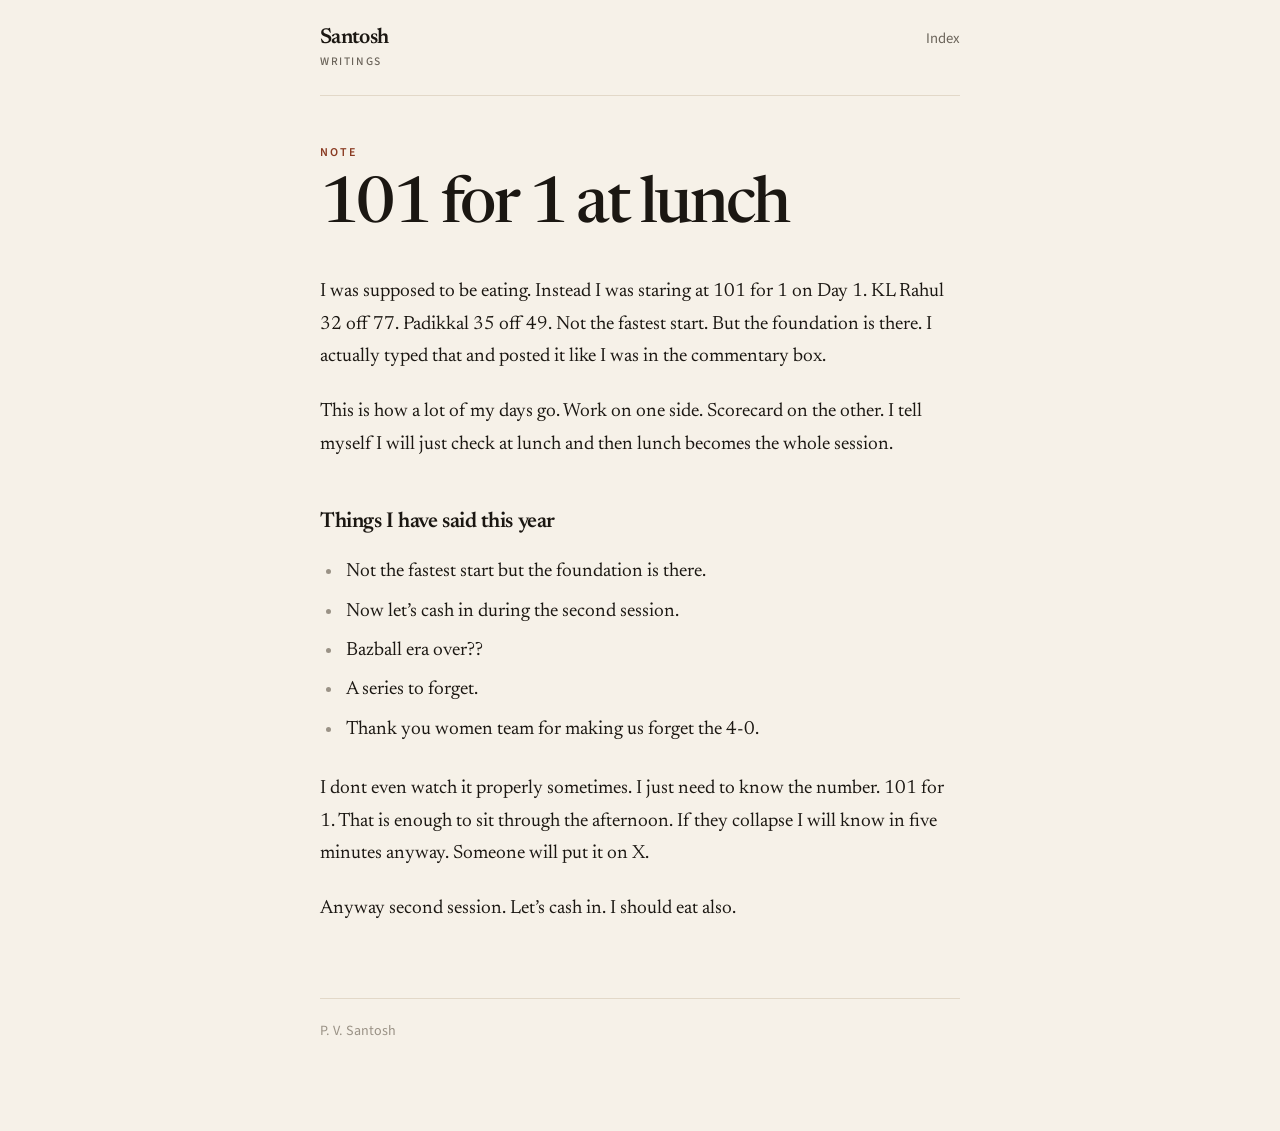
<file: 101-for-1.html>
<!DOCTYPE html>
<html lang="en">
  <head>
    <meta charset="UTF-8" />
    <meta name="viewport" content="width=device-width, initial-scale=1.0" />
    <title>101 for 1 at lunch — Santosh</title>
    <meta
      name="description"
      content="I was supposed to be eating. Instead I was staring at 101 for 1 on Day 1."
    />
    <link rel="preconnect" href="https://fonts.googleapis.com" />
    <link rel="preconnect" href="https://fonts.gstatic.com" crossorigin />
    <link
      href="https://fonts.googleapis.com/css2?family=Newsreader:ital,opsz,wght@0,6..72,400;0,6..72,500;0,6..72,600;1,6..72,500&family=Source+Sans+3:wght@400;500;600&display=swap"
      rel="stylesheet"
    />
    <link rel="stylesheet" href="styles.css" />
  </head>
  <body>
    <div class="wrap">
      <header class="site-header">
        <a class="wordmark" href="index.html">
          Santosh
          <span>Writings</span>
        </a>
        <nav class="site-nav">
          <a href="index.html">Index</a>
        </nav>
      </header>

      <article>
        <header class="essay-header">
          <p class="kicker">Note</p>
          <h1>101 for 1 at lunch</h1>
        </header>

        <div class="prose">
          <p>
            I was supposed to be eating. Instead I was staring at 101 for 1 on
            Day 1. KL Rahul 32 off 77. Padikkal 35 off 49. Not the fastest
            start. But the foundation is there. I actually typed that and posted
            it like I was in the commentary box.
          </p>
          <p>
            This is how a lot of my days go. Work on one side. Scorecard on the
            other. I tell myself I will just check at lunch and then lunch
            becomes the whole session.
          </p>

          <h2>Things I have said this year</h2>
          <ul>
            <li>Not the fastest start but the foundation is there.</li>
            <li>Now let’s cash in during the second session.</li>
            <li>Bazball era over??</li>
            <li>A series to forget.</li>
            <li>Thank you women team for making us forget the 4-0.</li>
          </ul>

          <p>
            I dont even watch it properly sometimes. I just need to know the
            number. 101 for 1. That is enough to sit through the afternoon. If
            they collapse I will know in five minutes anyway. Someone will put
            it on X.
          </p>
          <p>Anyway second session. Let’s cash in. I should eat also.</p>
        </div>
      </article>

      <footer class="site-footer">P. V. Santosh</footer>
    </div>
  </body>
</html>
</file>
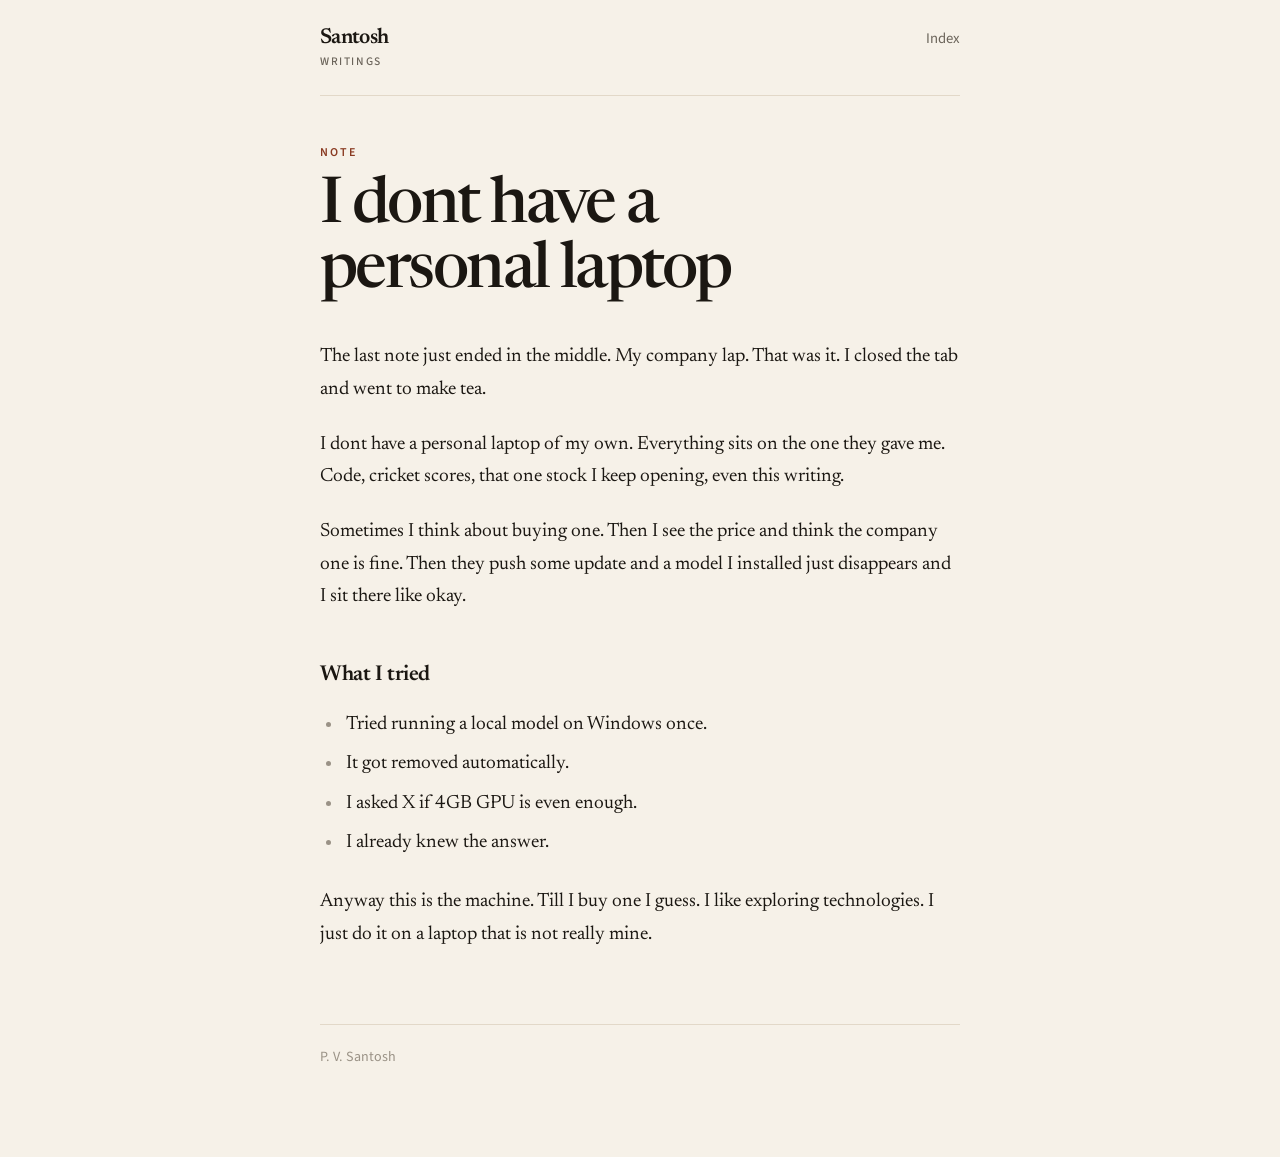
<file: company-laptop.html>
<!DOCTYPE html>
<html lang="en">
  <head>
    <meta charset="UTF-8" />
    <meta name="viewport" content="width=device-width, initial-scale=1.0" />
    <title>I dont have a personal laptop — Santosh</title>
    <meta
      name="description"
      content="The last note just ended in the middle. My company lap. That was it."
    />
    <link rel="preconnect" href="https://fonts.googleapis.com" />
    <link rel="preconnect" href="https://fonts.gstatic.com" crossorigin />
    <link
      href="https://fonts.googleapis.com/css2?family=Newsreader:ital,opsz,wght@0,6..72,400;0,6..72,500;0,6..72,600;1,6..72,500&family=Source+Sans+3:wght@400;500;600&display=swap"
      rel="stylesheet"
    />
    <link rel="stylesheet" href="styles.css" />
  </head>
  <body>
    <div class="wrap">
      <header class="site-header">
        <a class="wordmark" href="index.html">
          Santosh
          <span>Writings</span>
        </a>
        <nav class="site-nav">
          <a href="index.html">Index</a>
        </nav>
      </header>

      <article>
        <header class="essay-header">
          <p class="kicker">Note</p>
          <h1>I dont have a personal laptop</h1>
        </header>

        <div class="prose">
          <p>
            The last note just ended in the middle. My company lap. That was it.
            I closed the tab and went to make tea.
          </p>
          <p>
            I dont have a personal laptop of my own. Everything sits on the one
            they gave me. Code, cricket scores, that one stock I keep opening,
            even this writing.
          </p>
          <p>
            Sometimes I think about buying one. Then I see the price and think
            the company one is fine. Then they push some update and a model I
            installed just disappears and I sit there like okay.
          </p>

          <h2>What I tried</h2>
          <ul>
            <li>Tried running a local model on Windows once.</li>
            <li>It got removed automatically.</li>
            <li>I asked X if 4GB GPU is even enough.</li>
            <li>I already knew the answer.</li>
          </ul>

          <p>
            Anyway this is the machine. Till I buy one I guess. I like exploring
            technologies. I just do it on a laptop that is not really mine.
          </p>
        </div>
      </article>

      <footer class="site-footer">P. V. Santosh</footer>
    </div>
  </body>
</html>
</file>
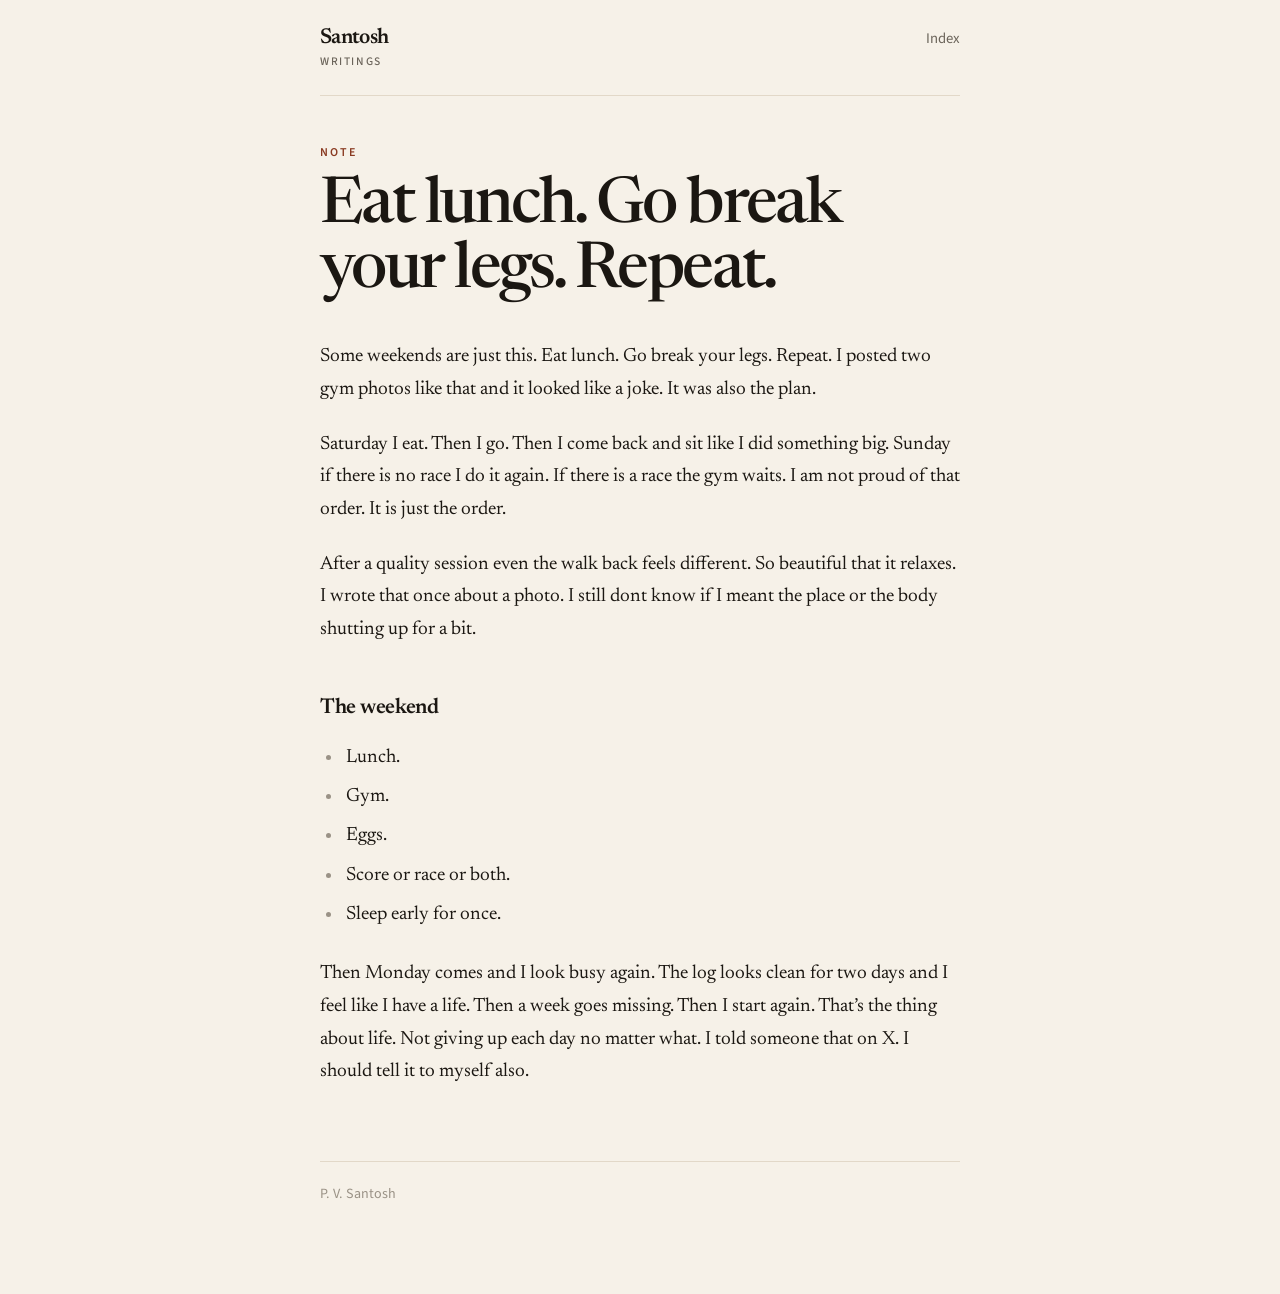
<file: eat-lunch.html>
<!DOCTYPE html>
<html lang="en">
  <head>
    <meta charset="UTF-8" />
    <meta name="viewport" content="width=device-width, initial-scale=1.0" />
    <title>Eat lunch. Go break your legs. Repeat. — Santosh</title>
    <meta
      name="description"
      content="Some weekends are just this. Eat lunch. Go break your legs. Repeat."
    />
    <link rel="preconnect" href="https://fonts.googleapis.com" />
    <link rel="preconnect" href="https://fonts.gstatic.com" crossorigin />
    <link
      href="https://fonts.googleapis.com/css2?family=Newsreader:ital,opsz,wght@0,6..72,400;0,6..72,500;0,6..72,600;1,6..72,500&family=Source+Sans+3:wght@400;500;600&display=swap"
      rel="stylesheet"
    />
    <link rel="stylesheet" href="styles.css" />
  </head>
  <body>
    <div class="wrap">
      <header class="site-header">
        <a class="wordmark" href="index.html">
          Santosh
          <span>Writings</span>
        </a>
        <nav class="site-nav">
          <a href="index.html">Index</a>
        </nav>
      </header>

      <article>
        <header class="essay-header">
          <p class="kicker">Note</p>
          <h1>Eat lunch. Go break your legs. Repeat.</h1>
        </header>

        <div class="prose">
          <p>
            Some weekends are just this. Eat lunch. Go break your legs. Repeat.
            I posted two gym photos like that and it looked like a joke. It was
            also the plan.
          </p>
          <p>
            Saturday I eat. Then I go. Then I come back and sit like I did
            something big. Sunday if there is no race I do it again. If there
            is a race the gym waits. I am not proud of that order. It is just
            the order.
          </p>
          <p>
            After a quality session even the walk back feels different. So
            beautiful that it relaxes. I wrote that once about a photo. I still
            dont know if I meant the place or the body shutting up for a bit.
          </p>

          <h2>The weekend</h2>
          <ul>
            <li>Lunch.</li>
            <li>Gym.</li>
            <li>Eggs.</li>
            <li>Score or race or both.</li>
            <li>Sleep early for once.</li>
          </ul>

          <p>
            Then Monday comes and I look busy again. The log looks clean for
            two days and I feel like I have a life. Then a week goes missing.
            Then I start again. That’s the thing about life. Not giving up each
            day no matter what. I told someone that on X. I should tell it to
            myself also.
          </p>
        </div>
      </article>

      <footer class="site-footer">P. V. Santosh</footer>
    </div>
  </body>
</html>
</file>
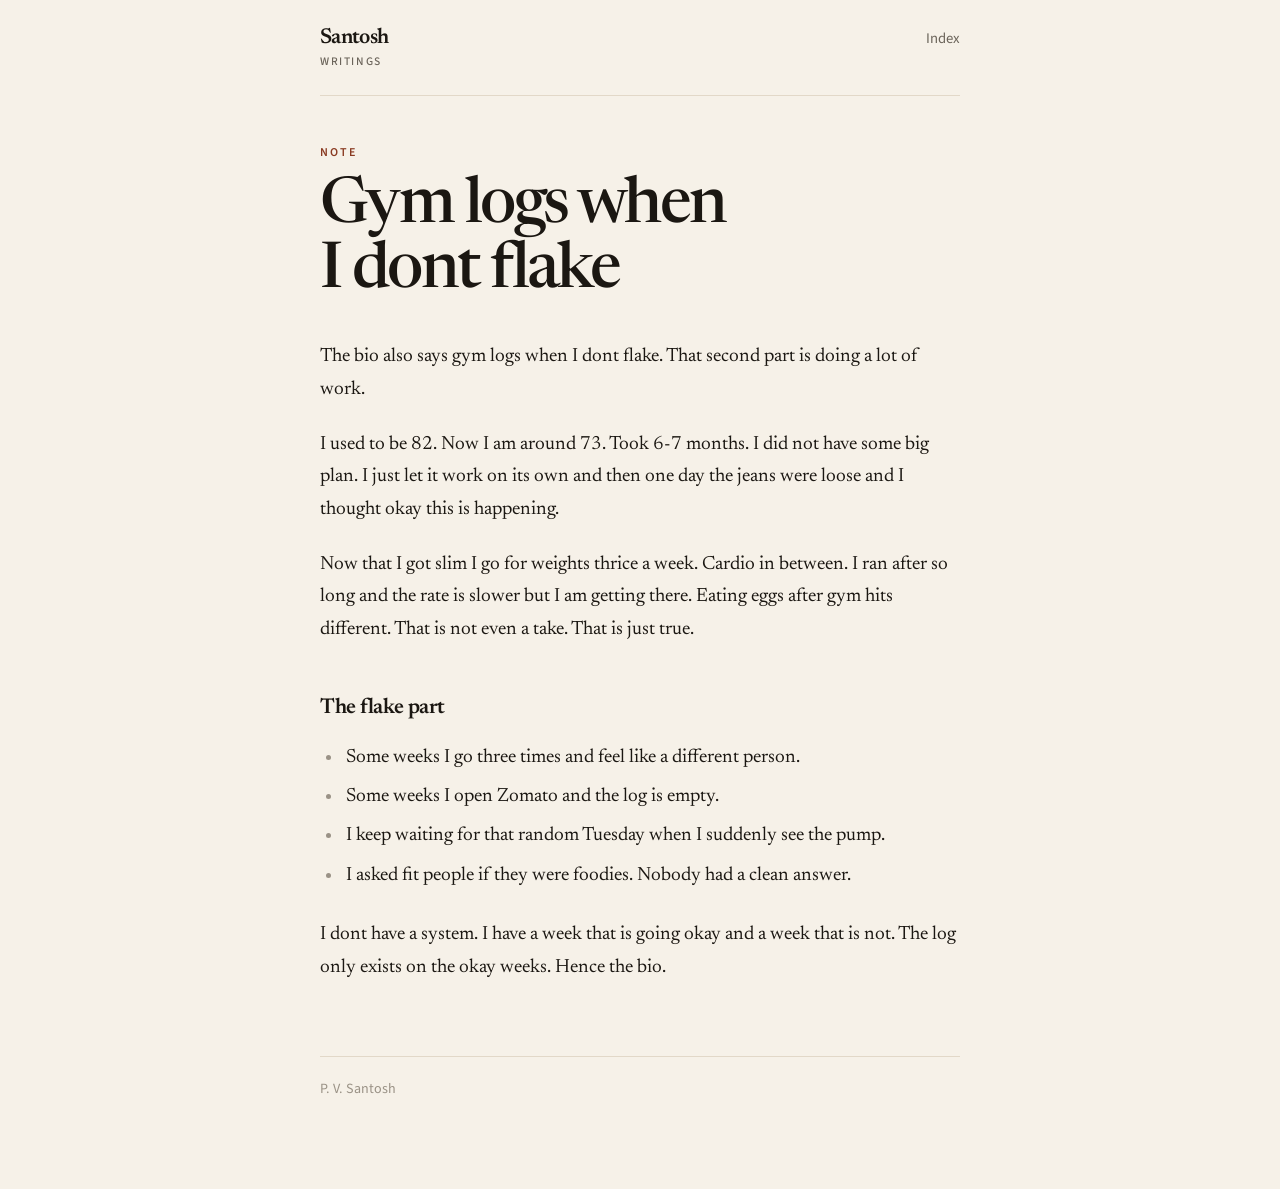
<file: gym-logs.html>
<!DOCTYPE html>
<html lang="en">
  <head>
    <meta charset="UTF-8" />
    <meta name="viewport" content="width=device-width, initial-scale=1.0" />
    <title>Gym logs when I dont flake — Santosh</title>
    <meta
      name="description"
      content="The bio also says gym logs when I dont flake. That second part is doing a lot of work."
    />
    <link rel="preconnect" href="https://fonts.googleapis.com" />
    <link rel="preconnect" href="https://fonts.gstatic.com" crossorigin />
    <link
      href="https://fonts.googleapis.com/css2?family=Newsreader:ital,opsz,wght@0,6..72,400;0,6..72,500;0,6..72,600;1,6..72,500&family=Source+Sans+3:wght@400;500;600&display=swap"
      rel="stylesheet"
    />
    <link rel="stylesheet" href="styles.css" />
  </head>
  <body>
    <div class="wrap">
      <header class="site-header">
        <a class="wordmark" href="index.html">
          Santosh
          <span>Writings</span>
        </a>
        <nav class="site-nav">
          <a href="index.html">Index</a>
        </nav>
      </header>

      <article>
        <header class="essay-header">
          <p class="kicker">Note</p>
          <h1>Gym logs when I dont flake</h1>
        </header>

        <div class="prose">
          <p>
            The bio also says gym logs when I dont flake. That second part is
            doing a lot of work.
          </p>
          <p>
            I used to be 82. Now I am around 73. Took 6-7 months. I did not have
            some big plan. I just let it work on its own and then one day the
            jeans were loose and I thought okay this is happening.
          </p>
          <p>
            Now that I got slim I go for weights thrice a week. Cardio in
            between. I ran after so long and the rate is slower but I am getting
            there. Eating eggs after gym hits different. That is not even a
            take. That is just true.
          </p>

          <h2>The flake part</h2>
          <ul>
            <li>Some weeks I go three times and feel like a different person.</li>
            <li>Some weeks I open Zomato and the log is empty.</li>
            <li>
              I keep waiting for that random Tuesday when I suddenly see the
              pump.
            </li>
            <li>I asked fit people if they were foodies. Nobody had a clean answer.</li>
          </ul>

          <p>
            I dont have a system. I have a week that is going okay and a week
            that is not. The log only exists on the okay weeks. Hence the bio.
          </p>
        </div>
      </article>

      <footer class="site-footer">P. V. Santosh</footer>
    </div>
  </body>
</html>
</file>
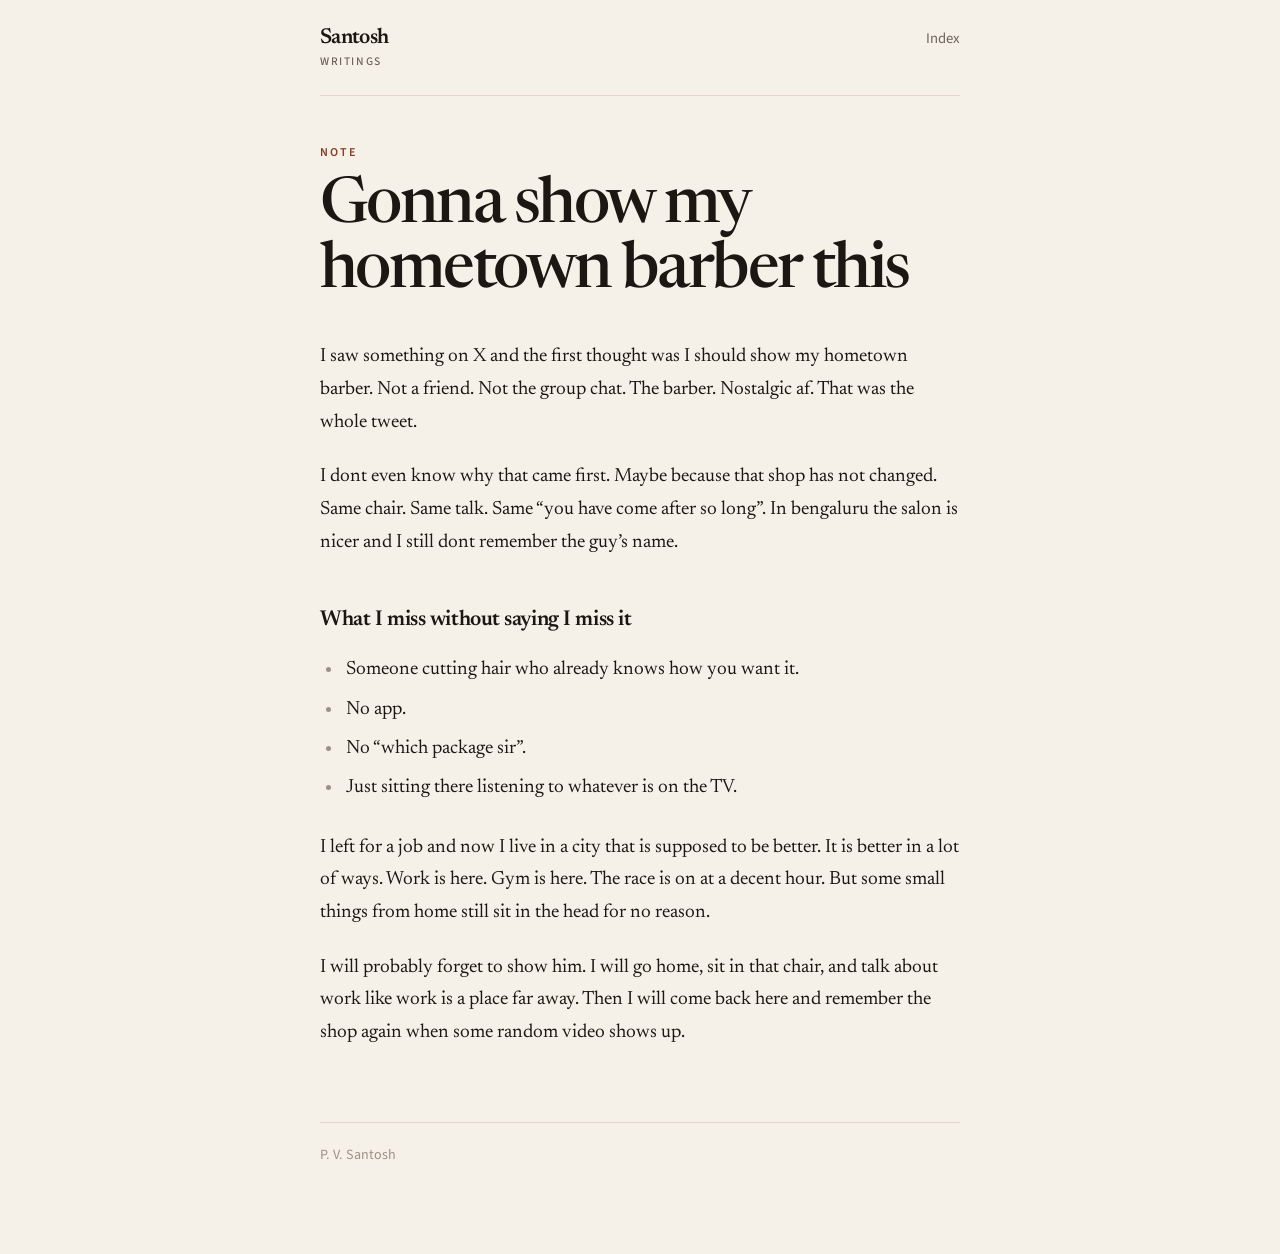
<file: hometown-barber.html>
<!DOCTYPE html>
<html lang="en">
  <head>
    <meta charset="UTF-8" />
    <meta name="viewport" content="width=device-width, initial-scale=1.0" />
    <title>Gonna show my hometown barber this — Santosh</title>
    <meta
      name="description"
      content="I saw something on X and the first thought was I should show my hometown barber."
    />
    <link rel="preconnect" href="https://fonts.googleapis.com" />
    <link rel="preconnect" href="https://fonts.gstatic.com" crossorigin />
    <link
      href="https://fonts.googleapis.com/css2?family=Newsreader:ital,opsz,wght@0,6..72,400;0,6..72,500;0,6..72,600;1,6..72,500&family=Source+Sans+3:wght@400;500;600&display=swap"
      rel="stylesheet"
    />
    <link rel="stylesheet" href="styles.css" />
  </head>
  <body>
    <div class="wrap">
      <header class="site-header">
        <a class="wordmark" href="index.html">
          Santosh
          <span>Writings</span>
        </a>
        <nav class="site-nav">
          <a href="index.html">Index</a>
        </nav>
      </header>

      <article>
        <header class="essay-header">
          <p class="kicker">Note</p>
          <h1>Gonna show my hometown barber this</h1>
        </header>

        <div class="prose">
          <p>
            I saw something on X and the first thought was I should show my
            hometown barber. Not a friend. Not the group chat. The barber.
            Nostalgic af. That was the whole tweet.
          </p>
          <p>
            I dont even know why that came first. Maybe because that shop has
            not changed. Same chair. Same talk. Same “you have come after so
            long”. In bengaluru the salon is nicer and I still dont remember
            the guy’s name.
          </p>

          <h2>What I miss without saying I miss it</h2>
          <ul>
            <li>Someone cutting hair who already knows how you want it.</li>
            <li>No app.</li>
            <li>No “which package sir”.</li>
            <li>Just sitting there listening to whatever is on the TV.</li>
          </ul>

          <p>
            I left for a job and now I live in a city that is supposed to be
            better. It is better in a lot of ways. Work is here. Gym is here.
            The race is on at a decent hour. But some small things from home
            still sit in the head for no reason.
          </p>
          <p>
            I will probably forget to show him. I will go home, sit in that
            chair, and talk about work like work is a place far away. Then I
            will come back here and remember the shop again when some random
            video shows up.
          </p>
        </div>
      </article>

      <footer class="site-footer">P. V. Santosh</footer>
    </div>
  </body>
</html>
</file>
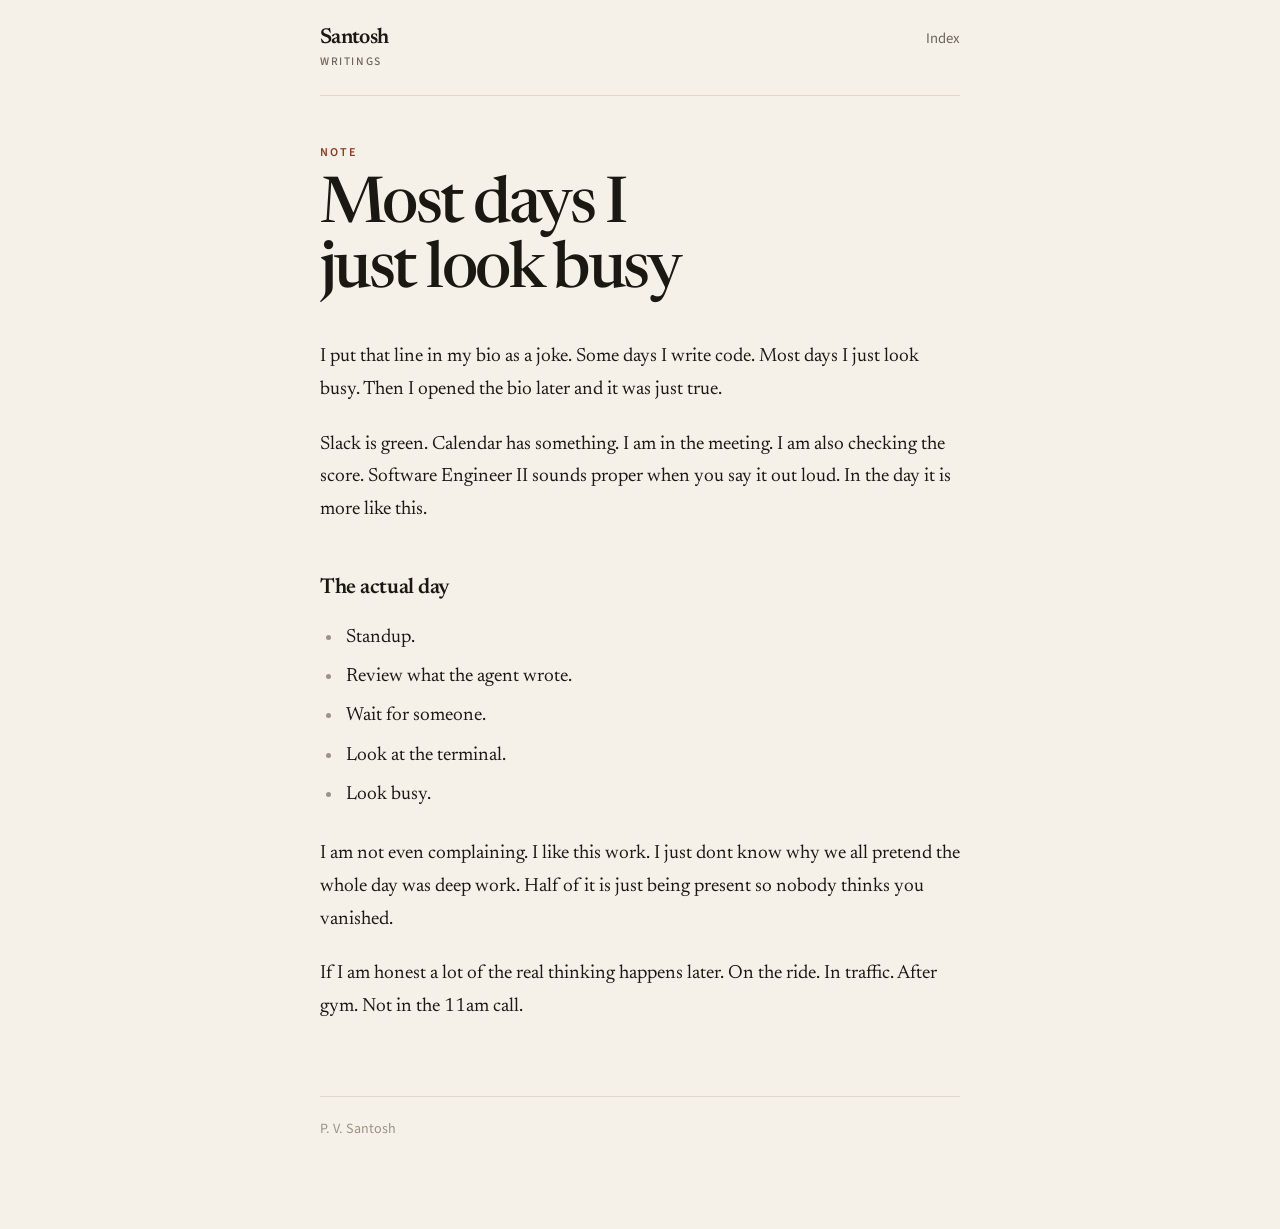
<file: look-busy.html>
<!DOCTYPE html>
<html lang="en">
  <head>
    <meta charset="UTF-8" />
    <meta name="viewport" content="width=device-width, initial-scale=1.0" />
    <title>Most days I just look busy — Santosh</title>
    <meta
      name="description"
      content="I put that line in my bio as a joke. Then I opened it later and it was just true."
    />
    <link rel="preconnect" href="https://fonts.googleapis.com" />
    <link rel="preconnect" href="https://fonts.gstatic.com" crossorigin />
    <link
      href="https://fonts.googleapis.com/css2?family=Newsreader:ital,opsz,wght@0,6..72,400;0,6..72,500;0,6..72,600;1,6..72,500&family=Source+Sans+3:wght@400;500;600&display=swap"
      rel="stylesheet"
    />
    <link rel="stylesheet" href="styles.css" />
  </head>
  <body>
    <div class="wrap">
      <header class="site-header">
        <a class="wordmark" href="index.html">
          Santosh
          <span>Writings</span>
        </a>
        <nav class="site-nav">
          <a href="index.html">Index</a>
        </nav>
      </header>

      <article>
        <header class="essay-header">
          <p class="kicker">Note</p>
          <h1>Most days I just look busy</h1>
        </header>

        <div class="prose">
          <p>
            I put that line in my bio as a joke. Some days I write code. Most
            days I just look busy. Then I opened the bio later and it was just
            true.
          </p>
          <p>
            Slack is green. Calendar has something. I am in the meeting. I am
            also checking the score. Software Engineer II sounds proper when you
            say it out loud. In the day it is more like this.
          </p>

          <h2>The actual day</h2>
          <ul>
            <li>Standup.</li>
            <li>Review what the agent wrote.</li>
            <li>Wait for someone.</li>
            <li>Look at the terminal.</li>
            <li>Look busy.</li>
          </ul>

          <p>
            I am not even complaining. I like this work. I just dont know why we
            all pretend the whole day was deep work. Half of it is just being
            present so nobody thinks you vanished.
          </p>
          <p>
            If I am honest a lot of the real thinking happens later. On the
            ride. In traffic. After gym. Not in the 11am call.
          </p>
        </div>
      </article>

      <footer class="site-footer">P. V. Santosh</footer>
    </div>
  </body>
</html>
</file>
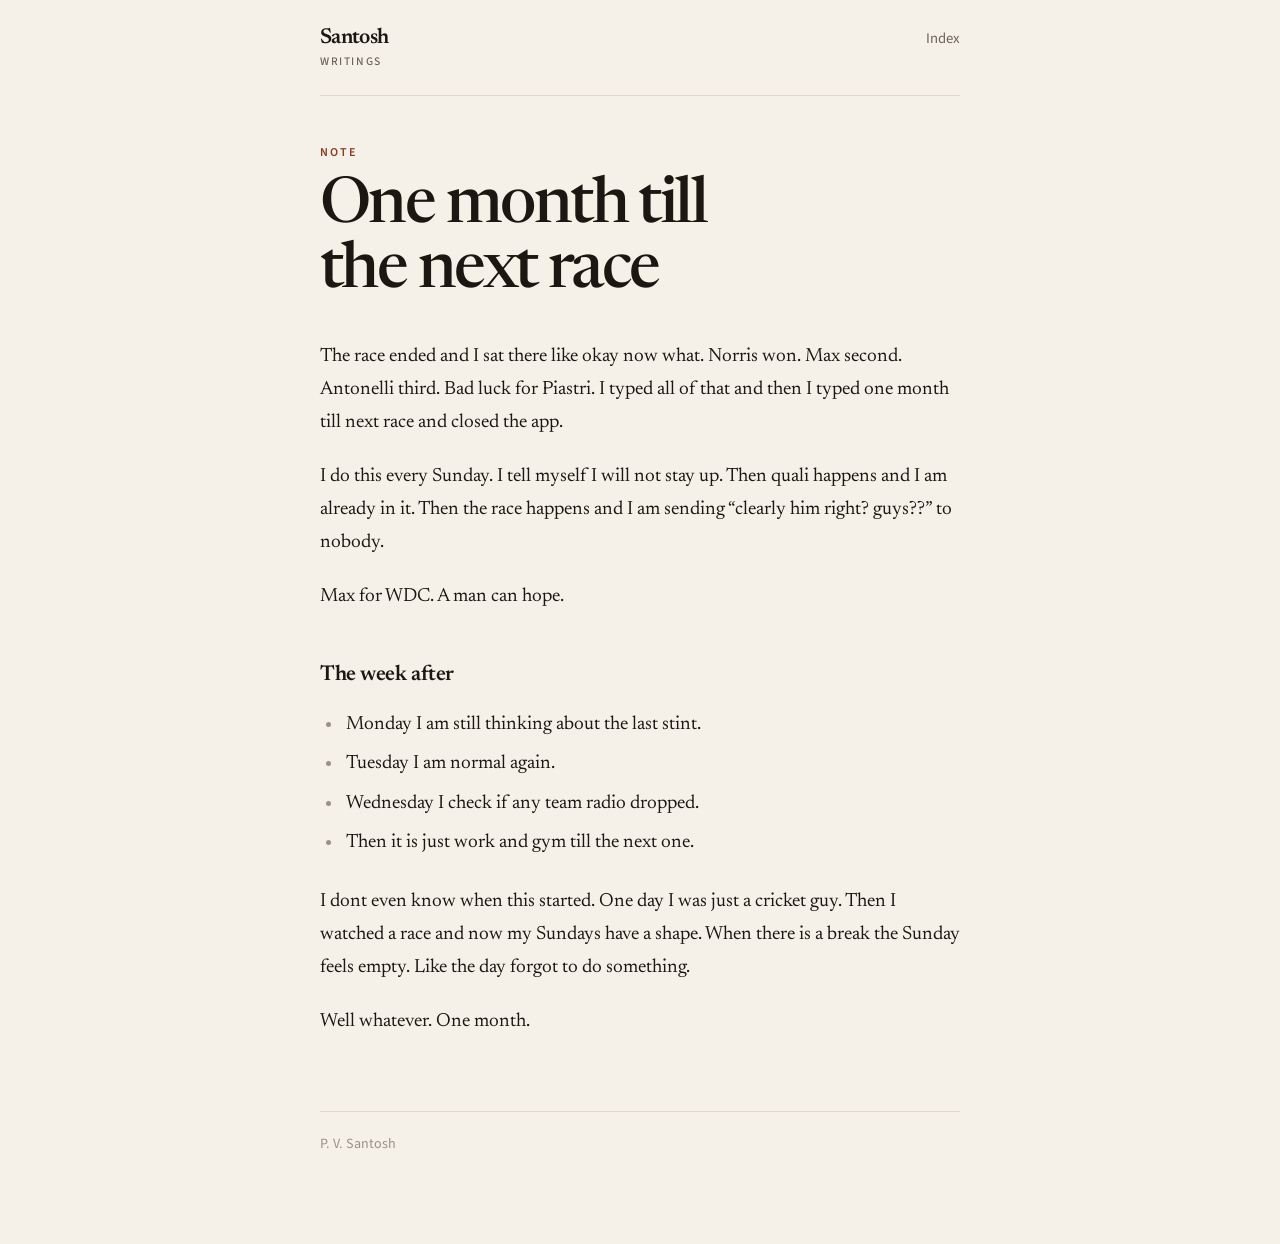
<file: one-month-till-race.html>
<!DOCTYPE html>
<html lang="en">
  <head>
    <meta charset="UTF-8" />
    <meta name="viewport" content="width=device-width, initial-scale=1.0" />
    <title>One month till the next race — Santosh</title>
    <meta
      name="description"
      content="The race ended and I sat there like okay now what. One month till the next one."
    />
    <link rel="preconnect" href="https://fonts.googleapis.com" />
    <link rel="preconnect" href="https://fonts.gstatic.com" crossorigin />
    <link
      href="https://fonts.googleapis.com/css2?family=Newsreader:ital,opsz,wght@0,6..72,400;0,6..72,500;0,6..72,600;1,6..72,500&family=Source+Sans+3:wght@400;500;600&display=swap"
      rel="stylesheet"
    />
    <link rel="stylesheet" href="styles.css" />
  </head>
  <body>
    <div class="wrap">
      <header class="site-header">
        <a class="wordmark" href="index.html">
          Santosh
          <span>Writings</span>
        </a>
        <nav class="site-nav">
          <a href="index.html">Index</a>
        </nav>
      </header>

      <article>
        <header class="essay-header">
          <p class="kicker">Note</p>
          <h1>One month till the next race</h1>
        </header>

        <div class="prose">
          <p>
            The race ended and I sat there like okay now what. Norris won. Max
            second. Antonelli third. Bad luck for Piastri. I typed all of that
            and then I typed one month till next race and closed the app.
          </p>
          <p>
            I do this every Sunday. I tell myself I will not stay up. Then
            quali happens and I am already in it. Then the race happens and I
            am sending “clearly him right? guys??” to nobody.
          </p>
          <p>Max for WDC. A man can hope.</p>

          <h2>The week after</h2>
          <ul>
            <li>Monday I am still thinking about the last stint.</li>
            <li>Tuesday I am normal again.</li>
            <li>Wednesday I check if any team radio dropped.</li>
            <li>Then it is just work and gym till the next one.</li>
          </ul>

          <p>
            I dont even know when this started. One day I was just a cricket
            guy. Then I watched a race and now my Sundays have a shape. When
            there is a break the Sunday feels empty. Like the day forgot to do
            something.
          </p>
          <p>Well whatever. One month.</p>
        </div>
      </article>

      <footer class="site-footer">P. V. Santosh</footer>
    </div>
  </body>
</html>
</file>
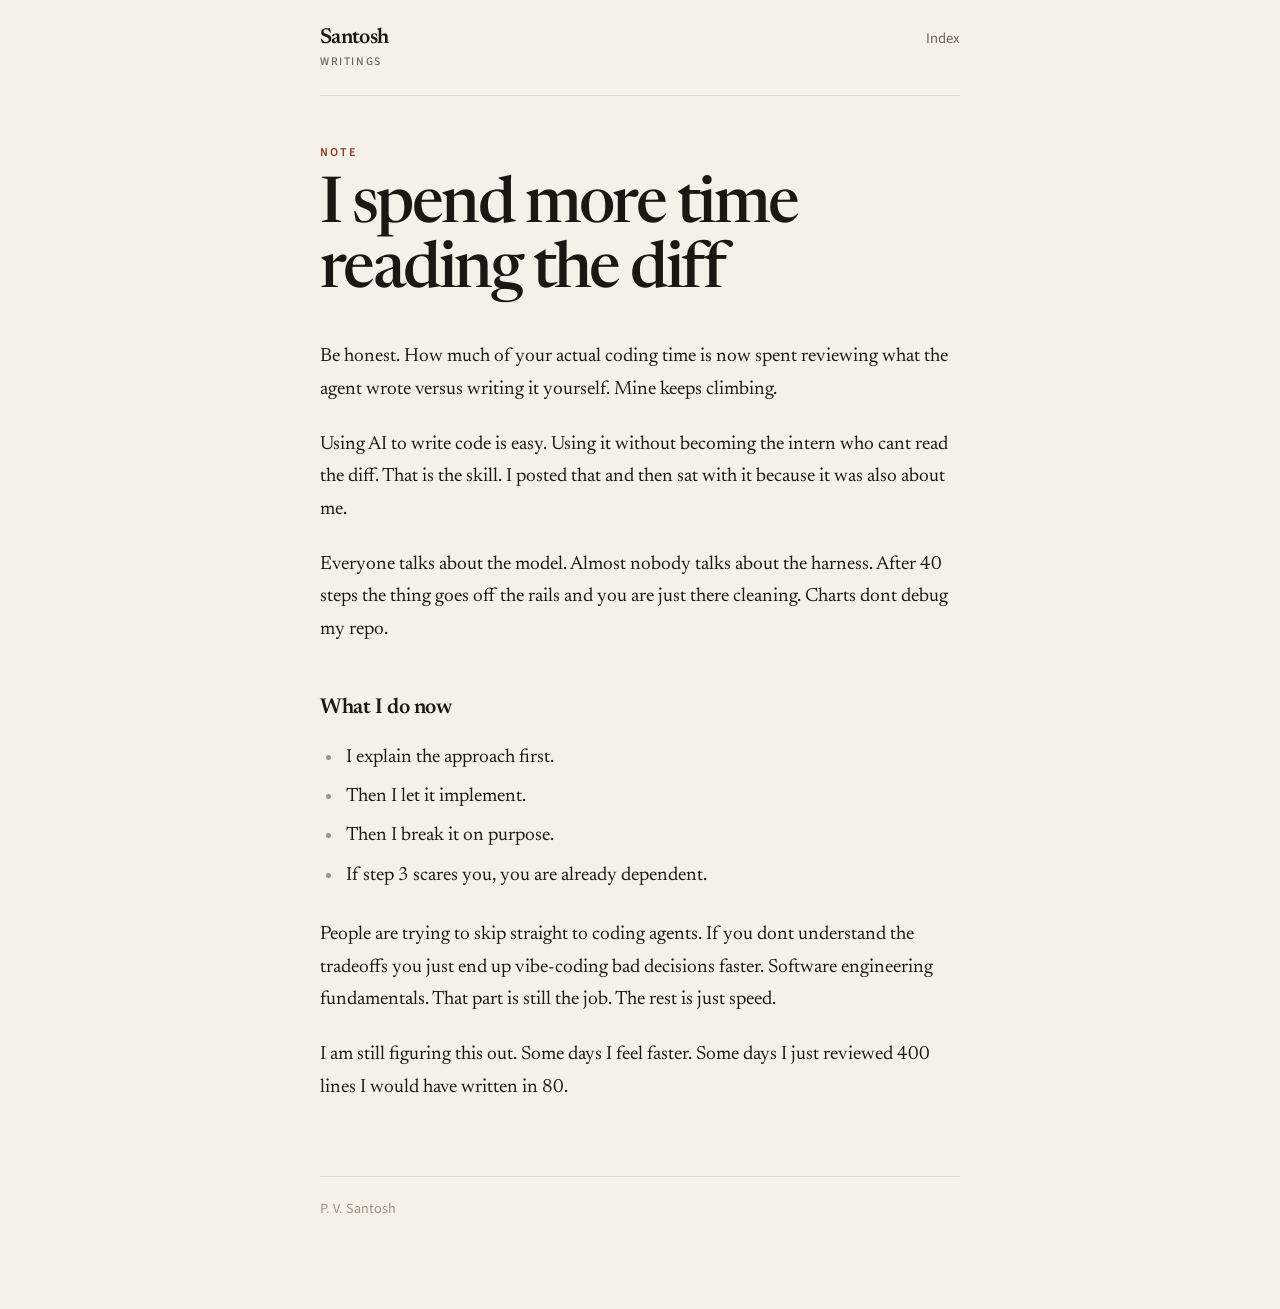
<file: reading-the-diff.html>
<!DOCTYPE html>
<html lang="en">
  <head>
    <meta charset="UTF-8" />
    <meta name="viewport" content="width=device-width, initial-scale=1.0" />
    <title>I spend more time reading the diff — Santosh</title>
    <meta
      name="description"
      content="Be honest. How much of your actual coding time is now spent reviewing what the agent wrote."
    />
    <link rel="preconnect" href="https://fonts.googleapis.com" />
    <link rel="preconnect" href="https://fonts.gstatic.com" crossorigin />
    <link
      href="https://fonts.googleapis.com/css2?family=Newsreader:ital,opsz,wght@0,6..72,400;0,6..72,500;0,6..72,600;1,6..72,500&family=Source+Sans+3:wght@400;500;600&display=swap"
      rel="stylesheet"
    />
    <link rel="stylesheet" href="styles.css" />
  </head>
  <body>
    <div class="wrap">
      <header class="site-header">
        <a class="wordmark" href="index.html">
          Santosh
          <span>Writings</span>
        </a>
        <nav class="site-nav">
          <a href="index.html">Index</a>
        </nav>
      </header>

      <article>
        <header class="essay-header">
          <p class="kicker">Note</p>
          <h1>I spend more time reading the diff</h1>
        </header>

        <div class="prose">
          <p>
            Be honest. How much of your actual coding time is now spent
            reviewing what the agent wrote versus writing it yourself. Mine
            keeps climbing.
          </p>
          <p>
            Using AI to write code is easy. Using it without becoming the intern
            who cant read the diff. That is the skill. I posted that and then
            sat with it because it was also about me.
          </p>
          <p>
            Everyone talks about the model. Almost nobody talks about the
            harness. After 40 steps the thing goes off the rails and you are
            just there cleaning. Charts dont debug my repo.
          </p>

          <h2>What I do now</h2>
          <ul>
            <li>I explain the approach first.</li>
            <li>Then I let it implement.</li>
            <li>Then I break it on purpose.</li>
            <li>If step 3 scares you, you are already dependent.</li>
          </ul>

          <p>
            People are trying to skip straight to coding agents. If you dont
            understand the tradeoffs you just end up vibe-coding bad decisions
            faster. Software engineering fundamentals. That part is still the
            job. The rest is just speed.
          </p>
          <p>
            I am still figuring this out. Some days I feel faster. Some days I
            just reviewed 400 lines I would have written in 80.
          </p>
        </div>
      </article>

      <footer class="site-footer">P. V. Santosh</footer>
    </div>
  </body>
</html>
</file>
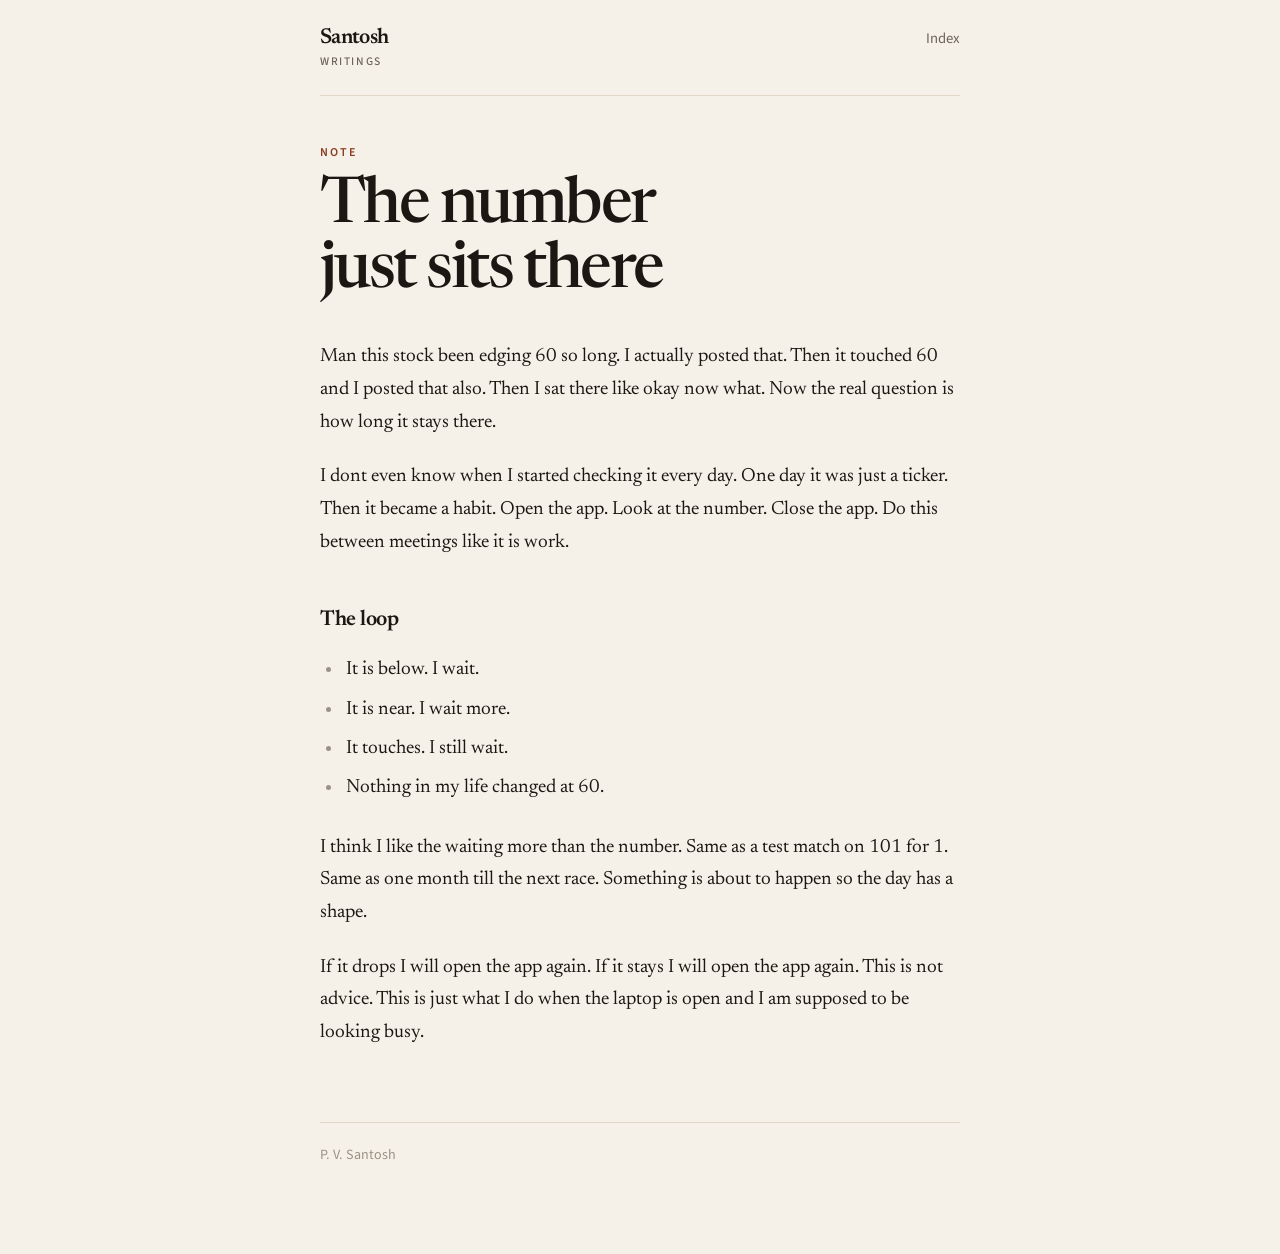
<file: the-number-sits-there.html>
<!DOCTYPE html>
<html lang="en">
  <head>
    <meta charset="UTF-8" />
    <meta name="viewport" content="width=device-width, initial-scale=1.0" />
    <title>The number just sits there — Santosh</title>
    <meta
      name="description"
      content="Man this stock been edging 60 so long. Then it touched 60 and I still sat there."
    />
    <link rel="preconnect" href="https://fonts.googleapis.com" />
    <link rel="preconnect" href="https://fonts.gstatic.com" crossorigin />
    <link
      href="https://fonts.googleapis.com/css2?family=Newsreader:ital,opsz,wght@0,6..72,400;0,6..72,500;0,6..72,600;1,6..72,500&family=Source+Sans+3:wght@400;500;600&display=swap"
      rel="stylesheet"
    />
    <link rel="stylesheet" href="styles.css" />
  </head>
  <body>
    <div class="wrap">
      <header class="site-header">
        <a class="wordmark" href="index.html">
          Santosh
          <span>Writings</span>
        </a>
        <nav class="site-nav">
          <a href="index.html">Index</a>
        </nav>
      </header>

      <article>
        <header class="essay-header">
          <p class="kicker">Note</p>
          <h1>The number just sits there</h1>
        </header>

        <div class="prose">
          <p>
            Man this stock been edging 60 so long. I actually posted that. Then
            it touched 60 and I posted that also. Then I sat there like okay now
            what. Now the real question is how long it stays there.
          </p>
          <p>
            I dont even know when I started checking it every day. One day it
            was just a ticker. Then it became a habit. Open the app. Look at
            the number. Close the app. Do this between meetings like it is
            work.
          </p>

          <h2>The loop</h2>
          <ul>
            <li>It is below. I wait.</li>
            <li>It is near. I wait more.</li>
            <li>It touches. I still wait.</li>
            <li>Nothing in my life changed at 60.</li>
          </ul>

          <p>
            I think I like the waiting more than the number. Same as a test
            match on 101 for 1. Same as one month till the next race. Something
            is about to happen so the day has a shape.
          </p>
          <p>
            If it drops I will open the app again. If it stays I will open the
            app again. This is not advice. This is just what I do when the
            laptop is open and I am supposed to be looking busy.
          </p>
        </div>
      </article>

      <footer class="site-footer">P. V. Santosh</footer>
    </div>
  </body>
</html>
</file>
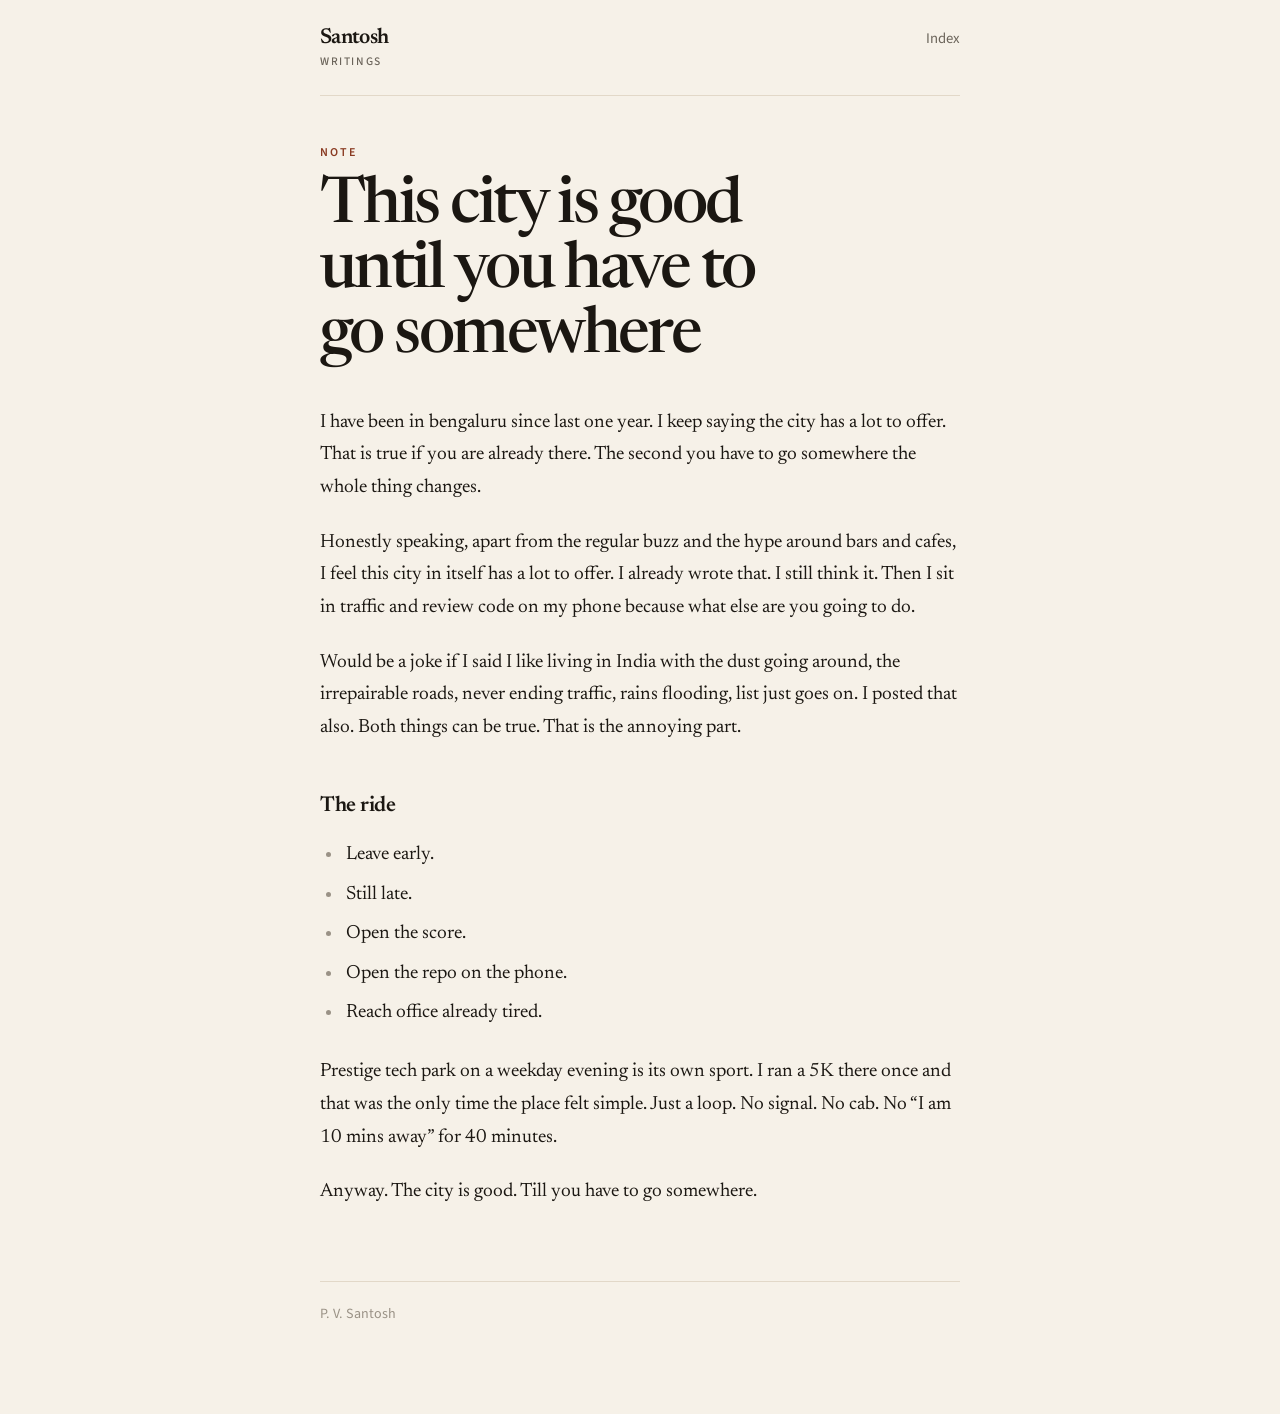
<file: until-you-have-to-go.html>
<!DOCTYPE html>
<html lang="en">
  <head>
    <meta charset="UTF-8" />
    <meta name="viewport" content="width=device-width, initial-scale=1.0" />
    <title>This city is good until you have to go somewhere — Santosh</title>
    <meta
      name="description"
      content="I have been in bengaluru since last one year. I keep saying the city has a lot to offer."
    />
    <link rel="preconnect" href="https://fonts.googleapis.com" />
    <link rel="preconnect" href="https://fonts.gstatic.com" crossorigin />
    <link
      href="https://fonts.googleapis.com/css2?family=Newsreader:ital,opsz,wght@0,6..72,400;0,6..72,500;0,6..72,600;1,6..72,500&family=Source+Sans+3:wght@400;500;600&display=swap"
      rel="stylesheet"
    />
    <link rel="stylesheet" href="styles.css" />
  </head>
  <body>
    <div class="wrap">
      <header class="site-header">
        <a class="wordmark" href="index.html">
          Santosh
          <span>Writings</span>
        </a>
        <nav class="site-nav">
          <a href="index.html">Index</a>
        </nav>
      </header>

      <article>
        <header class="essay-header">
          <p class="kicker">Note</p>
          <h1>This city is good until you have to go somewhere</h1>
        </header>

        <div class="prose">
          <p>
            I have been in bengaluru since last one year. I keep saying the city
            has a lot to offer. That is true if you are already there. The
            second you have to go somewhere the whole thing changes.
          </p>
          <p>
            Honestly speaking, apart from the regular buzz and the hype around
            bars and cafes, I feel this city in itself has a lot to offer. I
            already wrote that. I still think it. Then I sit in traffic and
            review code on my phone because what else are you going to do.
          </p>
          <p>
            Would be a joke if I said I like living in India with the dust going
            around, the irrepairable roads, never ending traffic, rains
            flooding, list just goes on. I posted that also. Both things can be
            true. That is the annoying part.
          </p>

          <h2>The ride</h2>
          <ul>
            <li>Leave early.</li>
            <li>Still late.</li>
            <li>Open the score.</li>
            <li>Open the repo on the phone.</li>
            <li>Reach office already tired.</li>
          </ul>

          <p>
            Prestige tech park on a weekday evening is its own sport. I ran a
            5K there once and that was the only time the place felt simple.
            Just a loop. No signal. No cab. No “I am 10 mins away” for 40
            minutes.
          </p>
          <p>Anyway. The city is good. Till you have to go somewhere.</p>
        </div>
      </article>

      <footer class="site-footer">P. V. Santosh</footer>
    </div>
  </body>
</html>
</file>
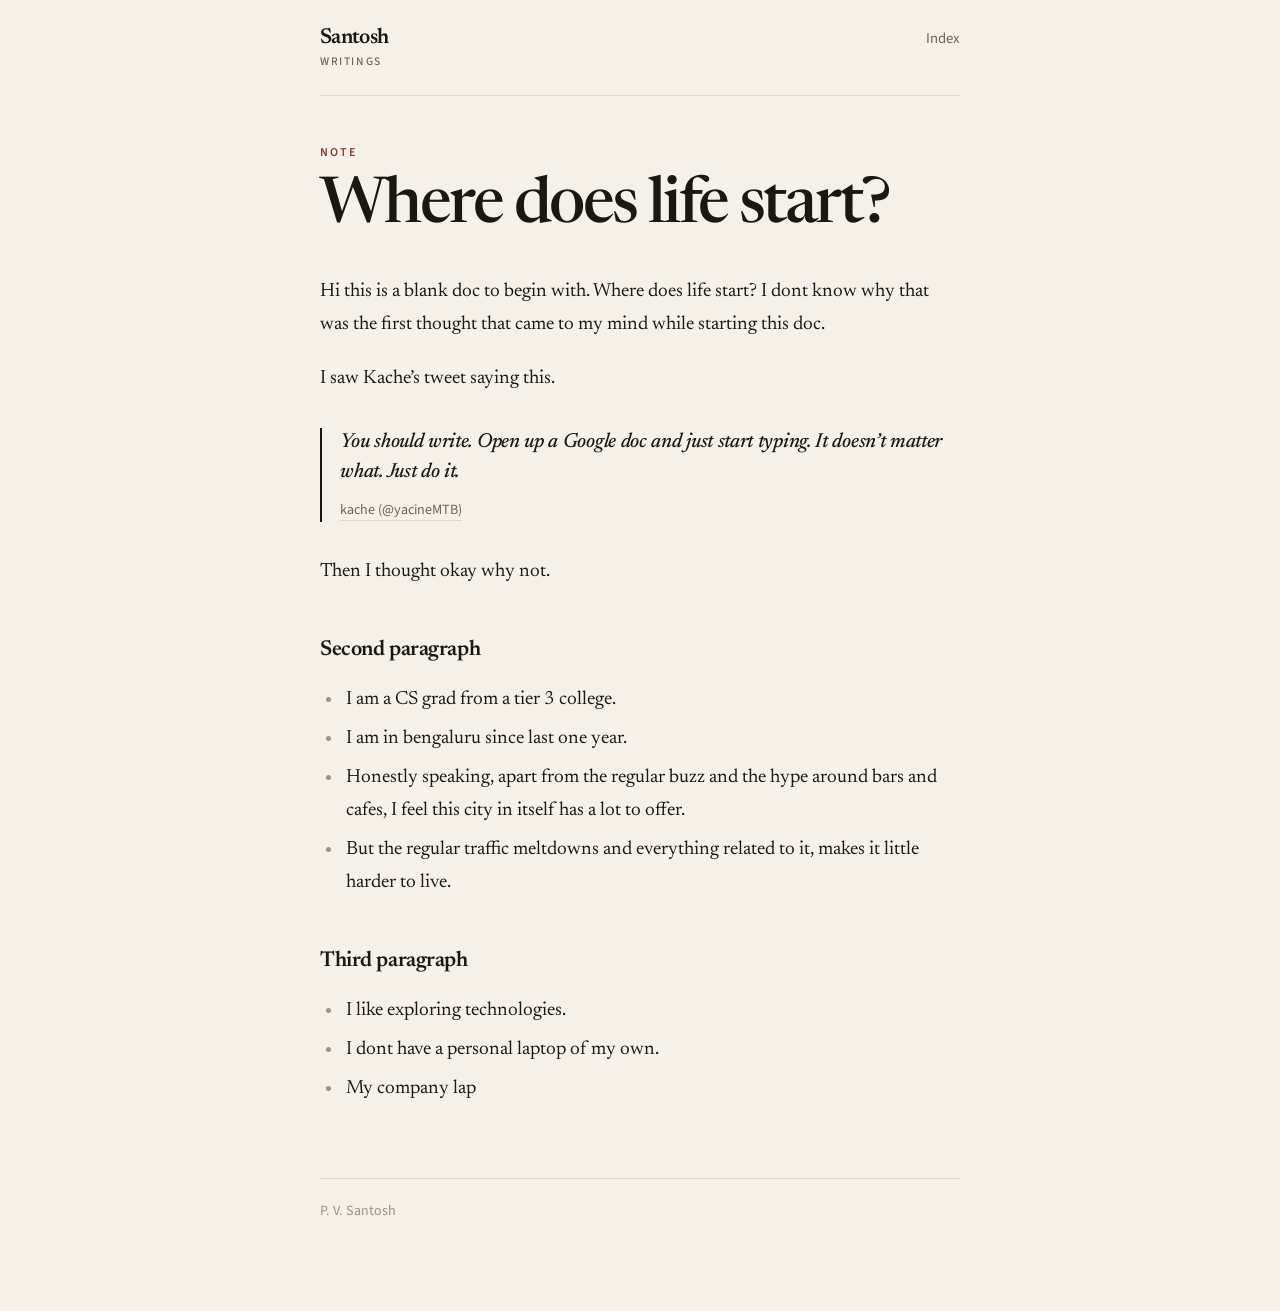
<file: where-does-life-start.html>
<!DOCTYPE html>
<html lang="en">
  <head>
    <meta charset="UTF-8" />
    <meta name="viewport" content="width=device-width, initial-scale=1.0" />
    <title>Where does life start? — Santosh</title>
    <meta
      name="description"
      content="Hi this is a blank doc to begin with. Where does life start?"
    />
    <link rel="preconnect" href="https://fonts.googleapis.com" />
    <link rel="preconnect" href="https://fonts.gstatic.com" crossorigin />
    <link
      href="https://fonts.googleapis.com/css2?family=Newsreader:ital,opsz,wght@0,6..72,400;0,6..72,500;0,6..72,600;1,6..72,500&family=Source+Sans+3:wght@400;500;600&display=swap"
      rel="stylesheet"
    />
    <link rel="stylesheet" href="styles.css" />
  </head>
  <body>
    <div class="wrap">
      <header class="site-header">
        <a class="wordmark" href="index.html">
          Santosh
          <span>Writings</span>
        </a>
        <nav class="site-nav">
          <a href="index.html">Index</a>
        </nav>
      </header>

      <article>
        <header class="essay-header">
          <p class="kicker">Note</p>
          <h1>Where does life start?</h1>
        </header>

        <div class="prose">
          <p>
            Hi this is a blank doc to begin with. Where does life start? I dont
            know why that was the first thought that came to my mind while
            starting this doc.
          </p>
          <p>I saw Kache’s tweet saying this.</p>
          <figure class="cite">
            <blockquote>
              You should write. Open up a Google doc and just start typing. It
              doesn’t matter what. Just do it.
            </blockquote>
            <figcaption>
              <a href="https://x.com/yacineMTB" target="_blank" rel="noreferrer"
                >kache (@yacineMTB)</a
              >
            </figcaption>
          </figure>
          <p>Then I thought okay why not.</p>

          <h2>Second paragraph</h2>
          <ul>
            <li>I am a CS grad from a tier 3 college.</li>
            <li>I am in bengaluru since last one year.</li>
            <li>
              Honestly speaking, apart from the regular buzz and the hype around
              bars and cafes, I feel this city in itself has a lot to offer.
            </li>
            <li>
              But the regular traffic meltdowns and everything related to it,
              makes it little harder to live.
            </li>
          </ul>

          <h2>Third paragraph</h2>
          <ul>
            <li>I like exploring technologies.</li>
            <li>I dont have a personal laptop of my own.</li>
            <li>My company lap</li>
          </ul>
        </div>
      </article>

      <footer class="site-footer">P. V. Santosh</footer>
    </div>
  </body>
</html>
</file>
<file: styles.css>
:root {
  --bg: #f6f1e8;
  --paper: #fbf7f0;
  --ink: #1b1712;
  --muted: #6b645a;
  --faint: #9a9286;
  --line: #e2d8c8;
  --mark: #8a3b22;
  --measure: 40rem;
}

* {
  box-sizing: border-box;
}

html {
  -webkit-text-size-adjust: 100%;
}

body {
  margin: 0;
  min-height: 100vh;
  background: var(--bg);
  color: var(--ink);
  font-family: "Source Sans 3", "Segoe UI", sans-serif;
  font-size: 18px;
  line-height: 1.55;
}

::selection {
  background: #ead7c4;
}

a {
  color: inherit;
}

a:focus-visible {
  outline: 2px solid var(--mark);
  outline-offset: 3px;
}

.wrap {
  width: min(var(--measure), calc(100% - 48px));
  margin: 0 auto;
  padding: 28px 0 88px;
}

.site-header {
  display: flex;
  align-items: baseline;
  justify-content: space-between;
  gap: 24px;
  padding-bottom: 28px;
  border-bottom: 1px solid var(--line);
}

.wordmark {
  font-family: "Newsreader", Georgia, serif;
  font-size: 1.35rem;
  font-weight: 600;
  letter-spacing: -0.03em;
  text-decoration: none;
  line-height: 1;
}

.wordmark span {
  display: block;
  margin-top: 6px;
  font-family: "Source Sans 3", "Segoe UI", sans-serif;
  font-size: 0.72rem;
  font-weight: 500;
  letter-spacing: 0.14em;
  text-transform: uppercase;
  color: var(--muted);
}

.site-nav {
  display: flex;
  gap: 18px;
}

.site-nav a {
  color: var(--muted);
  text-decoration: none;
  font-size: 0.92rem;
}

.site-nav a:hover,
.wordmark:hover {
  color: var(--ink);
}

.intro {
  margin: 56px 0 48px;
}

.intro h1 {
  margin: 0;
  font-family: "Newsreader", Georgia, serif;
  font-optical-sizing: auto;
  font-size: clamp(2.6rem, 8vw, 4.4rem);
  font-weight: 500;
  letter-spacing: -0.04em;
  line-height: 0.98;
  text-wrap: balance;
}

.intro p {
  max-width: 28rem;
  margin: 18px 0 0;
  color: var(--muted);
  font-size: 1.08rem;
  line-height: 1.55;
}

.feed {
  margin-top: 8px;
}

#static-feed[hidden] {
  display: none;
}

.feature {
  display: block;
  padding: 28px 0 32px;
  border-top: 1px solid var(--line);
  text-decoration: none;
}

.feature-link {
  display: block;
  color: inherit;
  text-decoration: none;
}

.owner-tools {
  display: flex;
  flex-wrap: wrap;
  gap: 14px;
  margin-top: 16px;
}

.owner-tools a,
.owner-tools button {
  padding: 0;
  border: 0;
  background: none;
  color: var(--muted);
  font: inherit;
  font-size: 0.88rem;
  cursor: pointer;
  text-decoration: underline;
  text-underline-offset: 0.15em;
}

.owner-tools button:disabled {
  text-decoration: none;
  cursor: default;
  color: var(--mark);
}

.feature.compact h2 {
  font-size: clamp(1.4rem, 4vw, 1.85rem);
}

.feature.compact {
  padding: 22px 0;
}

.feature.compact p {
  font-size: 1.05rem;
}

.feature.compact .continue {
  margin-top: 12px;
}

.kicker {
  margin: 0 0 12px;
  color: var(--mark);
  font-size: 0.75rem;
  font-weight: 600;
  letter-spacing: 0.16em;
  text-transform: uppercase;
}

.feature h2 {
  margin: 0;
  font-family: "Newsreader", Georgia, serif;
  font-optical-sizing: auto;
  font-size: clamp(2rem, 6vw, 3.15rem);
  font-weight: 500;
  letter-spacing: -0.035em;
  line-height: 1.08;
  text-wrap: balance;
}

.feature p {
  margin: 16px 0 0;
  color: var(--muted);
  font-family: "Newsreader", Georgia, serif;
  font-size: 1.15rem;
  line-height: 1.55;
}

.continue {
  display: inline-block;
  margin-top: 22px;
  color: var(--ink);
  font-size: 0.95rem;
  border-bottom: 1px solid var(--ink);
}

.feature:hover .continue {
  color: var(--mark);
  border-bottom-color: var(--mark);
}

.essay-header {
  margin: 48px 0 36px;
}

.essay-header h1 {
  margin: 0;
  font-family: "Newsreader", Georgia, serif;
  font-optical-sizing: auto;
  font-size: clamp(2.4rem, 7.5vw, 4rem);
  font-weight: 500;
  letter-spacing: -0.04em;
  line-height: 1.02;
  text-wrap: balance;
}

.prose {
  font-family: "Newsreader", Georgia, serif;
  font-optical-sizing: auto;
  font-size: 1.2rem;
  line-height: 1.7;
}

.prose p {
  margin: 0 0 1.15em;
}

.prose h2 {
  margin: 2em 0 0.7em;
  font-size: 1.35rem;
  font-weight: 600;
  letter-spacing: -0.02em;
}

.prose ul {
  margin: 0 0 1.4em;
  padding: 0 0 0 1.15em;
}

.prose li {
  margin: 0.35em 0;
  padding-left: 0.2em;
}

.prose li::marker {
  color: var(--faint);
}

.cite {
  margin: 2rem 0 2.1rem;
  padding: 0 0 0 1.15rem;
  border-left: 2px solid var(--ink);
}

.cite blockquote {
  margin: 0;
  font-size: 1.28rem;
  font-style: italic;
  font-weight: 500;
  line-height: 1.45;
  letter-spacing: -0.015em;
}

.cite figcaption {
  margin-top: 0.7rem;
  color: var(--muted);
  font-family: "Source Sans 3", "Segoe UI", sans-serif;
  font-size: 0.88rem;
  font-style: normal;
}

.cite figcaption a {
  color: var(--muted);
  text-decoration: none;
  border-bottom: 1px solid var(--line);
}

.cite figcaption a:hover {
  color: var(--ink);
}

.lede {
  color: var(--muted);
  margin: 0 0 24px;
}

.auth-form,
#note-form {
  display: grid;
  gap: 16px;
}

.auth-form[hidden],
#composer[hidden],
.form-status[hidden] {
  display: none;
}

.auth-form label,
#note-form label {
  display: grid;
  gap: 6px;
  font-size: 0.88rem;
  color: var(--muted);
}

.auth-form input,
#note-form input,
#note-form textarea {
  width: 100%;
  padding: 10px 12px;
  border: 1px solid var(--line);
  background: var(--paper);
  color: var(--ink);
  font: inherit;
}

#note-form textarea {
  font-family: "Newsreader", Georgia, serif;
  font-size: 1.15rem;
  line-height: 1.6;
  resize: vertical;
}

.form-actions {
  display: flex;
  align-items: center;
  gap: 16px;
}

.auth-form button[type="submit"],
#note-form button[type="submit"] {
  justify-self: start;
  padding: 10px 16px;
  border: 1px solid var(--ink);
  background: var(--ink);
  color: var(--bg);
  font: inherit;
  cursor: pointer;
}

.signed-in {
  color: var(--muted);
  font-size: 0.92rem;
}

.text-btn {
  margin-left: 10px;
  padding: 0;
  border: 0;
  background: none;
  color: var(--ink);
  font: inherit;
  text-decoration: underline;
  cursor: pointer;
}

.form-status {
  color: var(--muted);
}

.form-status.is-error {
  color: var(--mark);
}

.site-footer {
  margin-top: 72px;
  padding-top: 22px;
  border-top: 1px solid var(--line);
  color: var(--faint);
  font-size: 0.88rem;
}

@media (max-width: 640px) {
  .wrap {
    width: min(100% - 36px, var(--measure));
    padding-top: 22px;
    padding-bottom: 64px;
  }

  .intro {
    margin: 40px 0 36px;
  }

  .essay-header {
    margin: 36px 0 28px;
  }

  .prose {
    font-size: 1.12rem;
  }
}
</file>
